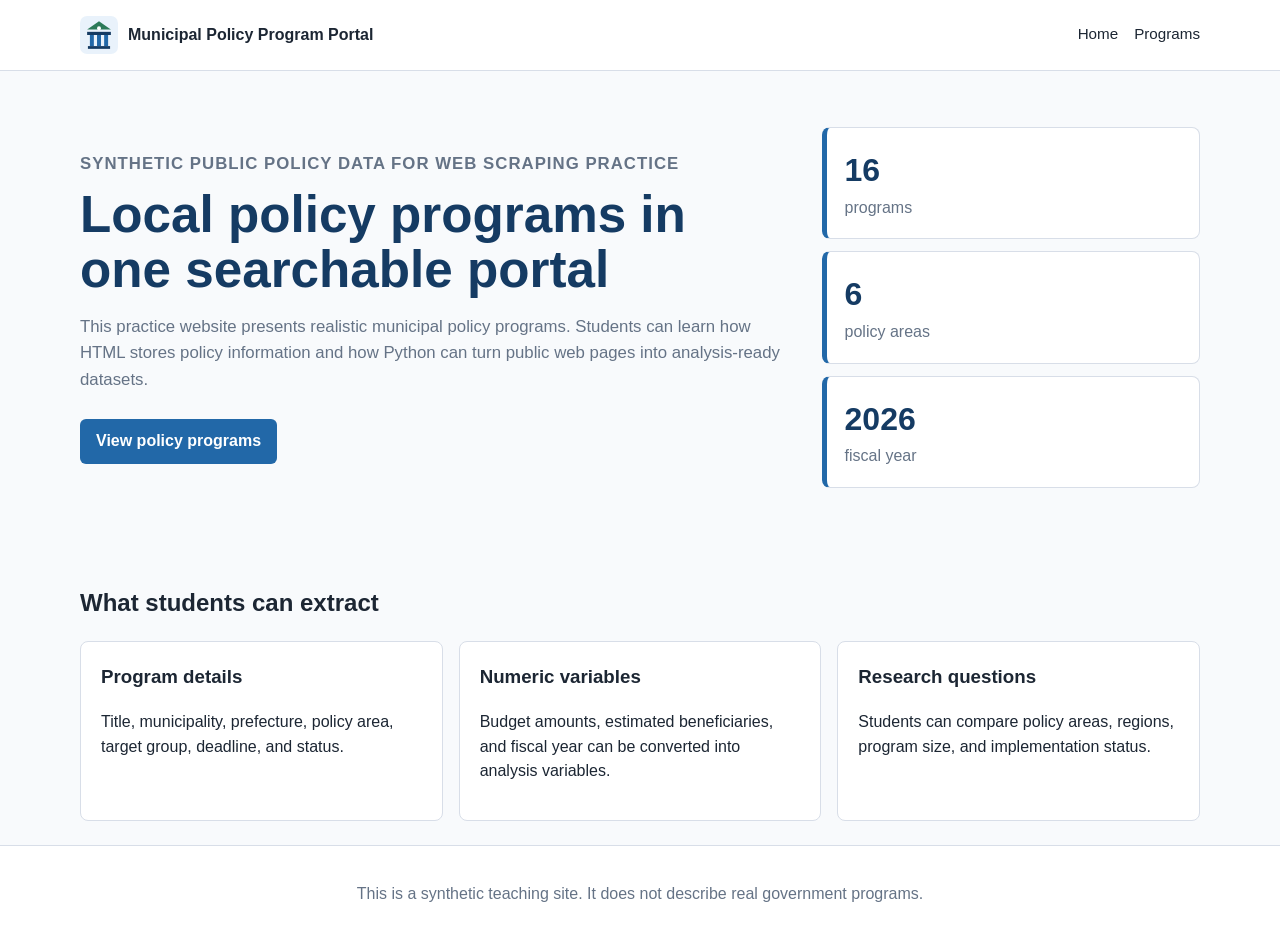
<file: lectures/04_web_scraping_1/practice_site/index.html>
<!doctype html>
<html lang="en">
<head>
  <meta charset="utf-8">
  <meta name="viewport" content="width=device-width, initial-scale=1">
  <title>Municipal Policy Program Portal</title>
  <link rel="stylesheet" href="assets/styles.css">
</head>
<body>
  <header class="site-header">
    <div class="header-inner">
      <a class="brand" href="index.html">
        <img src="assets/civic-data.svg" alt="Municipal Policy Program Portal logo">
        <span>Municipal Policy Program Portal</span>
      </a>
      <nav class="site-nav" aria-label="Main navigation">
        <a href="index.html">Home</a>
        <a href="programs.html">Programs</a>
      </nav>
    </div>
  </header>

  <main>
    <section class="hero">
      <div class="hero-text">
        <p class="eyebrow">Synthetic public policy data for web scraping practice</p>
        <h1>Local policy programs in one searchable portal</h1>
        <p>
          This practice website presents realistic municipal policy programs.
          Students can learn how HTML stores policy information and how Python
          can turn public web pages into analysis-ready datasets.
        </p>
        <a class="button" href="programs.html">View policy programs</a>
      </div>
      <div class="hero-panel" aria-label="Summary statistics">
        <div class="metric">
          <span class="metric-value">16</span>
          <span class="metric-label">programs</span>
        </div>
        <div class="metric">
          <span class="metric-value">6</span>
          <span class="metric-label">policy areas</span>
        </div>
        <div class="metric">
          <span class="metric-value">2026</span>
          <span class="metric-label">fiscal year</span>
        </div>
      </div>
    </section>

    <section class="section">
      <h2>What students can extract</h2>
      <div class="feature-grid">
        <article class="feature-card">
          <h3>Program details</h3>
          <p>Title, municipality, prefecture, policy area, target group, deadline, and status.</p>
        </article>
        <article class="feature-card">
          <h3>Numeric variables</h3>
          <p>Budget amounts, estimated beneficiaries, and fiscal year can be converted into analysis variables.</p>
        </article>
        <article class="feature-card">
          <h3>Research questions</h3>
          <p>Students can compare policy areas, regions, program size, and implementation status.</p>
        </article>
      </div>
    </section>
  </main>

  <footer class="site-footer">
    <p>This is a synthetic teaching site. It does not describe real government programs.</p>
  </footer>
</body>
</html>
</file>
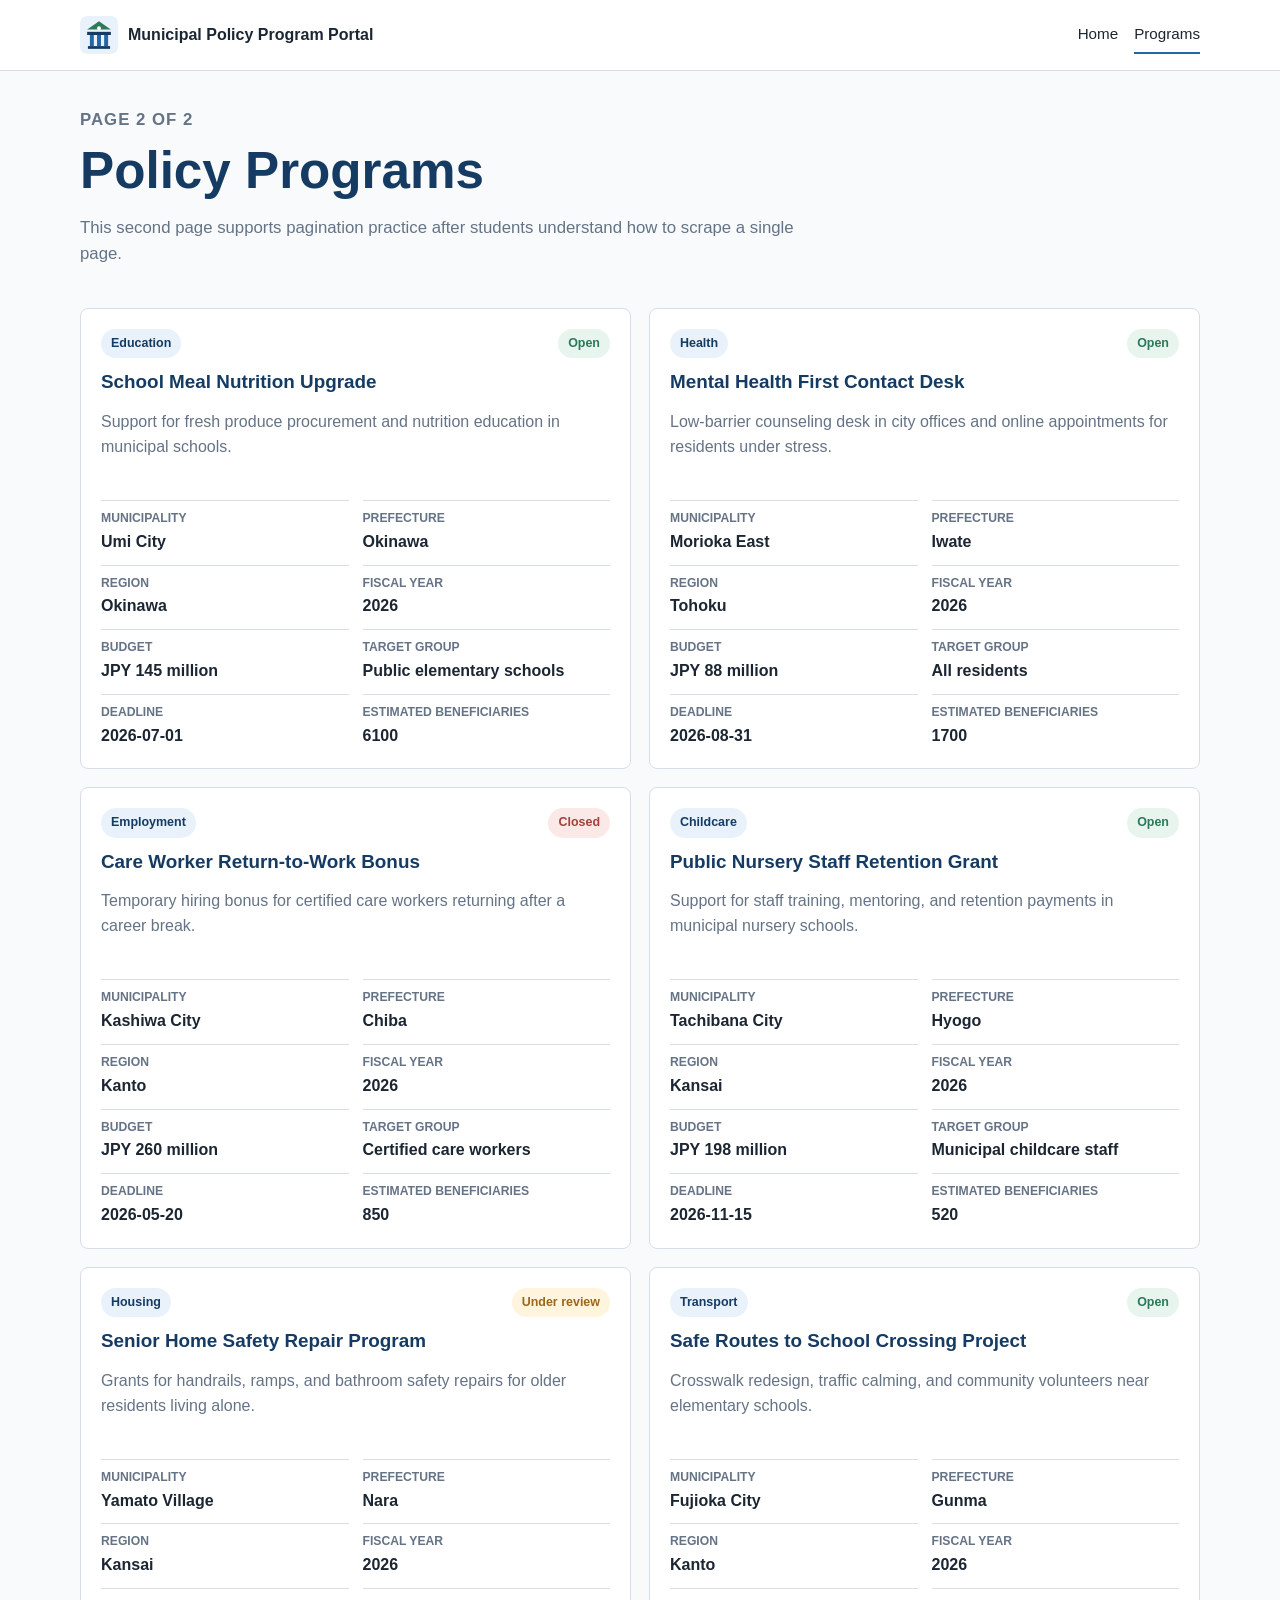
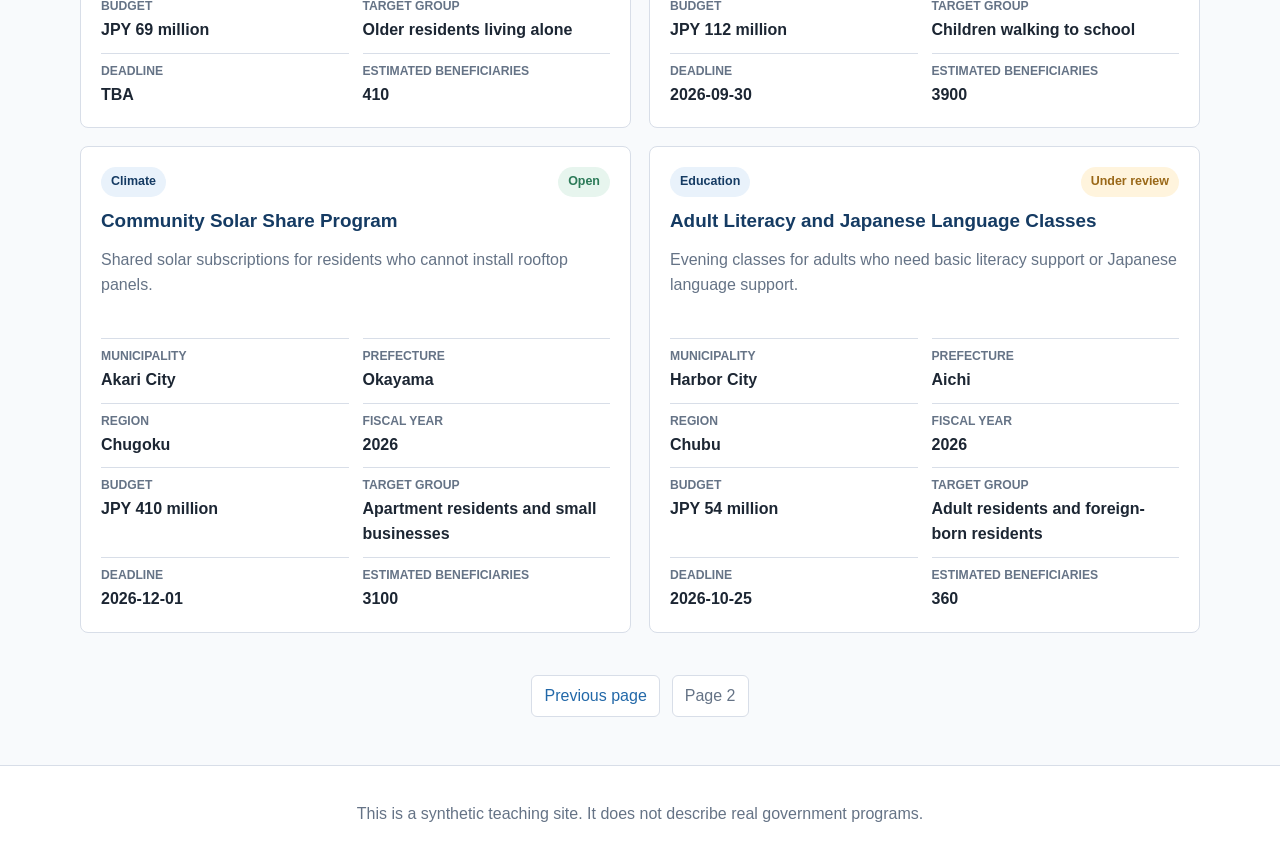
<file: lectures/04_web_scraping_1/practice_site/programs-page-2.html>
<!doctype html>
<html lang="en">
<head>
  <meta charset="utf-8">
  <meta name="viewport" content="width=device-width, initial-scale=1">
  <title>Policy Programs Page 2 - Municipal Policy Program Portal</title>
  <link rel="stylesheet" href="assets/styles.css">
</head>
<body>
  <header class="site-header">
    <div class="header-inner">
      <a class="brand" href="index.html">
        <img src="assets/civic-data.svg" alt="Municipal Policy Program Portal logo">
        <span>Municipal Policy Program Portal</span>
      </a>
      <nav class="site-nav" aria-label="Main navigation">
        <a href="index.html">Home</a>
        <a class="active" href="programs.html">Programs</a>
      </nav>
    </div>
  </header>

  <main>
    <section class="page-heading">
      <p class="eyebrow">Page 2 of 2</p>
      <h1>Policy Programs</h1>
      <p>
        This second page supports pagination practice after students understand
        how to scrape a single page.
      </p>
    </section>

    <section class="program-list" aria-label="Policy program list">
      <article class="program-card" id="program-009" data-program-id="MP-2026-009" data-policy-area="education">
        <div class="card-topline">
          <span class="policy-area">Education</span>
          <span class="status status-open">Open</span>
        </div>
        <h2 class="program-title">School Meal Nutrition Upgrade</h2>
        <p class="program-summary">Support for fresh produce procurement and nutrition education in municipal schools.</p>
        <dl class="program-details">
          <div><dt>Municipality</dt><dd class="municipality">Umi City</dd></div>
          <div><dt>Prefecture</dt><dd class="prefecture">Okinawa</dd></div>
          <div><dt>Region</dt><dd class="region">Okinawa</dd></div>
          <div><dt>Fiscal year</dt><dd class="fiscal-year">2026</dd></div>
          <div><dt>Budget</dt><dd class="budget">JPY 145 million</dd></div>
          <div><dt>Target group</dt><dd class="target-group">Public elementary schools</dd></div>
          <div><dt>Deadline</dt><dd class="deadline">2026-07-01</dd></div>
          <div><dt>Estimated beneficiaries</dt><dd class="beneficiaries">6100</dd></div>
        </dl>
      </article>

      <article class="program-card" id="program-010" data-program-id="MP-2026-010" data-policy-area="health">
        <div class="card-topline">
          <span class="policy-area">Health</span>
          <span class="status status-open">Open</span>
        </div>
        <h2 class="program-title">Mental Health First Contact Desk</h2>
        <p class="program-summary">Low-barrier counseling desk in city offices and online appointments for residents under stress.</p>
        <dl class="program-details">
          <div><dt>Municipality</dt><dd class="municipality">Morioka East</dd></div>
          <div><dt>Prefecture</dt><dd class="prefecture">Iwate</dd></div>
          <div><dt>Region</dt><dd class="region">Tohoku</dd></div>
          <div><dt>Fiscal year</dt><dd class="fiscal-year">2026</dd></div>
          <div><dt>Budget</dt><dd class="budget">JPY 88 million</dd></div>
          <div><dt>Target group</dt><dd class="target-group">All residents</dd></div>
          <div><dt>Deadline</dt><dd class="deadline">2026-08-31</dd></div>
          <div><dt>Estimated beneficiaries</dt><dd class="beneficiaries">1700</dd></div>
        </dl>
      </article>

      <article class="program-card" id="program-011" data-program-id="MP-2026-011" data-policy-area="employment">
        <div class="card-topline">
          <span class="policy-area">Employment</span>
          <span class="status status-closed">Closed</span>
        </div>
        <h2 class="program-title">Care Worker Return-to-Work Bonus</h2>
        <p class="program-summary">Temporary hiring bonus for certified care workers returning after a career break.</p>
        <dl class="program-details">
          <div><dt>Municipality</dt><dd class="municipality">Kashiwa City</dd></div>
          <div><dt>Prefecture</dt><dd class="prefecture">Chiba</dd></div>
          <div><dt>Region</dt><dd class="region">Kanto</dd></div>
          <div><dt>Fiscal year</dt><dd class="fiscal-year">2026</dd></div>
          <div><dt>Budget</dt><dd class="budget">JPY 260 million</dd></div>
          <div><dt>Target group</dt><dd class="target-group">Certified care workers</dd></div>
          <div><dt>Deadline</dt><dd class="deadline">2026-05-20</dd></div>
          <div><dt>Estimated beneficiaries</dt><dd class="beneficiaries">850</dd></div>
        </dl>
      </article>

      <article class="program-card" id="program-012" data-program-id="MP-2026-012" data-policy-area="childcare">
        <div class="card-topline">
          <span class="policy-area">Childcare</span>
          <span class="status status-open">Open</span>
        </div>
        <h2 class="program-title">Public Nursery Staff Retention Grant</h2>
        <p class="program-summary">Support for staff training, mentoring, and retention payments in municipal nursery schools.</p>
        <dl class="program-details">
          <div><dt>Municipality</dt><dd class="municipality">Tachibana City</dd></div>
          <div><dt>Prefecture</dt><dd class="prefecture">Hyogo</dd></div>
          <div><dt>Region</dt><dd class="region">Kansai</dd></div>
          <div><dt>Fiscal year</dt><dd class="fiscal-year">2026</dd></div>
          <div><dt>Budget</dt><dd class="budget">JPY 198 million</dd></div>
          <div><dt>Target group</dt><dd class="target-group">Municipal childcare staff</dd></div>
          <div><dt>Deadline</dt><dd class="deadline">2026-11-15</dd></div>
          <div><dt>Estimated beneficiaries</dt><dd class="beneficiaries">520</dd></div>
        </dl>
      </article>

      <article class="program-card" id="program-013" data-program-id="MP-2026-013" data-policy-area="housing">
        <div class="card-topline">
          <span class="policy-area">Housing</span>
          <span class="status status-review">Under review</span>
        </div>
        <h2 class="program-title">Senior Home Safety Repair Program</h2>
        <p class="program-summary">Grants for handrails, ramps, and bathroom safety repairs for older residents living alone.</p>
        <dl class="program-details">
          <div><dt>Municipality</dt><dd class="municipality">Yamato Village</dd></div>
          <div><dt>Prefecture</dt><dd class="prefecture">Nara</dd></div>
          <div><dt>Region</dt><dd class="region">Kansai</dd></div>
          <div><dt>Fiscal year</dt><dd class="fiscal-year">2026</dd></div>
          <div><dt>Budget</dt><dd class="budget">JPY 69 million</dd></div>
          <div><dt>Target group</dt><dd class="target-group">Older residents living alone</dd></div>
          <div><dt>Deadline</dt><dd class="deadline">TBA</dd></div>
          <div><dt>Estimated beneficiaries</dt><dd class="beneficiaries">410</dd></div>
        </dl>
      </article>

      <article class="program-card" id="program-014" data-program-id="MP-2026-014" data-policy-area="transport">
        <div class="card-topline">
          <span class="policy-area">Transport</span>
          <span class="status status-open">Open</span>
        </div>
        <h2 class="program-title">Safe Routes to School Crossing Project</h2>
        <p class="program-summary">Crosswalk redesign, traffic calming, and community volunteers near elementary schools.</p>
        <dl class="program-details">
          <div><dt>Municipality</dt><dd class="municipality">Fujioka City</dd></div>
          <div><dt>Prefecture</dt><dd class="prefecture">Gunma</dd></div>
          <div><dt>Region</dt><dd class="region">Kanto</dd></div>
          <div><dt>Fiscal year</dt><dd class="fiscal-year">2026</dd></div>
          <div><dt>Budget</dt><dd class="budget">JPY 112 million</dd></div>
          <div><dt>Target group</dt><dd class="target-group">Children walking to school</dd></div>
          <div><dt>Deadline</dt><dd class="deadline">2026-09-30</dd></div>
          <div><dt>Estimated beneficiaries</dt><dd class="beneficiaries">3900</dd></div>
        </dl>
      </article>

      <article class="program-card" id="program-015" data-program-id="MP-2026-015" data-policy-area="climate">
        <div class="card-topline">
          <span class="policy-area">Climate</span>
          <span class="status status-open">Open</span>
        </div>
        <h2 class="program-title">Community Solar Share Program</h2>
        <p class="program-summary">Shared solar subscriptions for residents who cannot install rooftop panels.</p>
        <dl class="program-details">
          <div><dt>Municipality</dt><dd class="municipality">Akari City</dd></div>
          <div><dt>Prefecture</dt><dd class="prefecture">Okayama</dd></div>
          <div><dt>Region</dt><dd class="region">Chugoku</dd></div>
          <div><dt>Fiscal year</dt><dd class="fiscal-year">2026</dd></div>
          <div><dt>Budget</dt><dd class="budget">JPY 410 million</dd></div>
          <div><dt>Target group</dt><dd class="target-group">Apartment residents and small businesses</dd></div>
          <div><dt>Deadline</dt><dd class="deadline">2026-12-01</dd></div>
          <div><dt>Estimated beneficiaries</dt><dd class="beneficiaries">3100</dd></div>
        </dl>
      </article>

      <article class="program-card" id="program-016" data-program-id="MP-2026-016" data-policy-area="education">
        <div class="card-topline">
          <span class="policy-area">Education</span>
          <span class="status status-review">Under review</span>
        </div>
        <h2 class="program-title">Adult Literacy and Japanese Language Classes</h2>
        <p class="program-summary">Evening classes for adults who need basic literacy support or Japanese language support.</p>
        <dl class="program-details">
          <div><dt>Municipality</dt><dd class="municipality">Harbor City</dd></div>
          <div><dt>Prefecture</dt><dd class="prefecture">Aichi</dd></div>
          <div><dt>Region</dt><dd class="region">Chubu</dd></div>
          <div><dt>Fiscal year</dt><dd class="fiscal-year">2026</dd></div>
          <div><dt>Budget</dt><dd class="budget">JPY 54 million</dd></div>
          <div><dt>Target group</dt><dd class="target-group">Adult residents and foreign-born residents</dd></div>
          <div><dt>Deadline</dt><dd class="deadline">2026-10-25</dd></div>
          <div><dt>Estimated beneficiaries</dt><dd class="beneficiaries">360</dd></div>
        </dl>
      </article>
    </section>

    <nav class="pagination" aria-label="Pagination">
      <a class="previous-page" href="programs.html">Previous page</a>
      <span class="current-page">Page 2</span>
    </nav>
  </main>

  <footer class="site-footer">
    <p>This is a synthetic teaching site. It does not describe real government programs.</p>
  </footer>
</body>
</html>
</file>
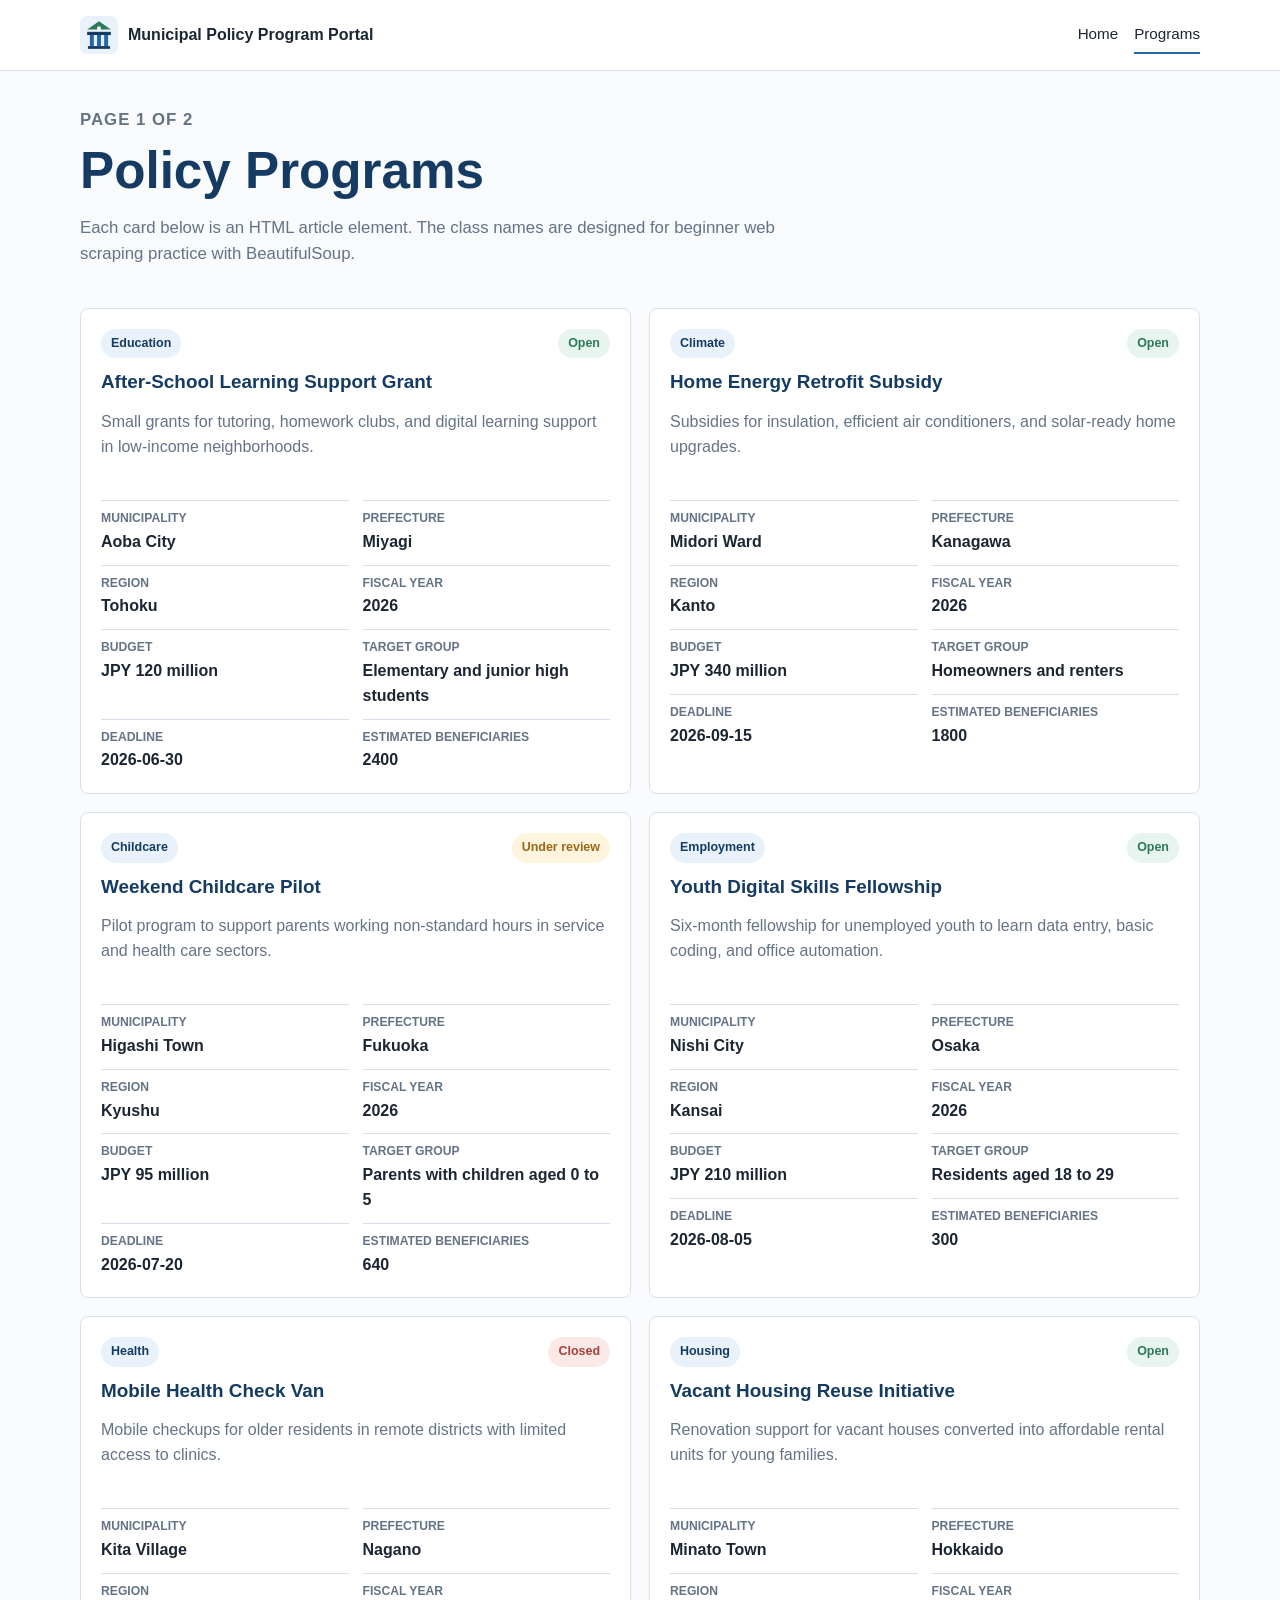
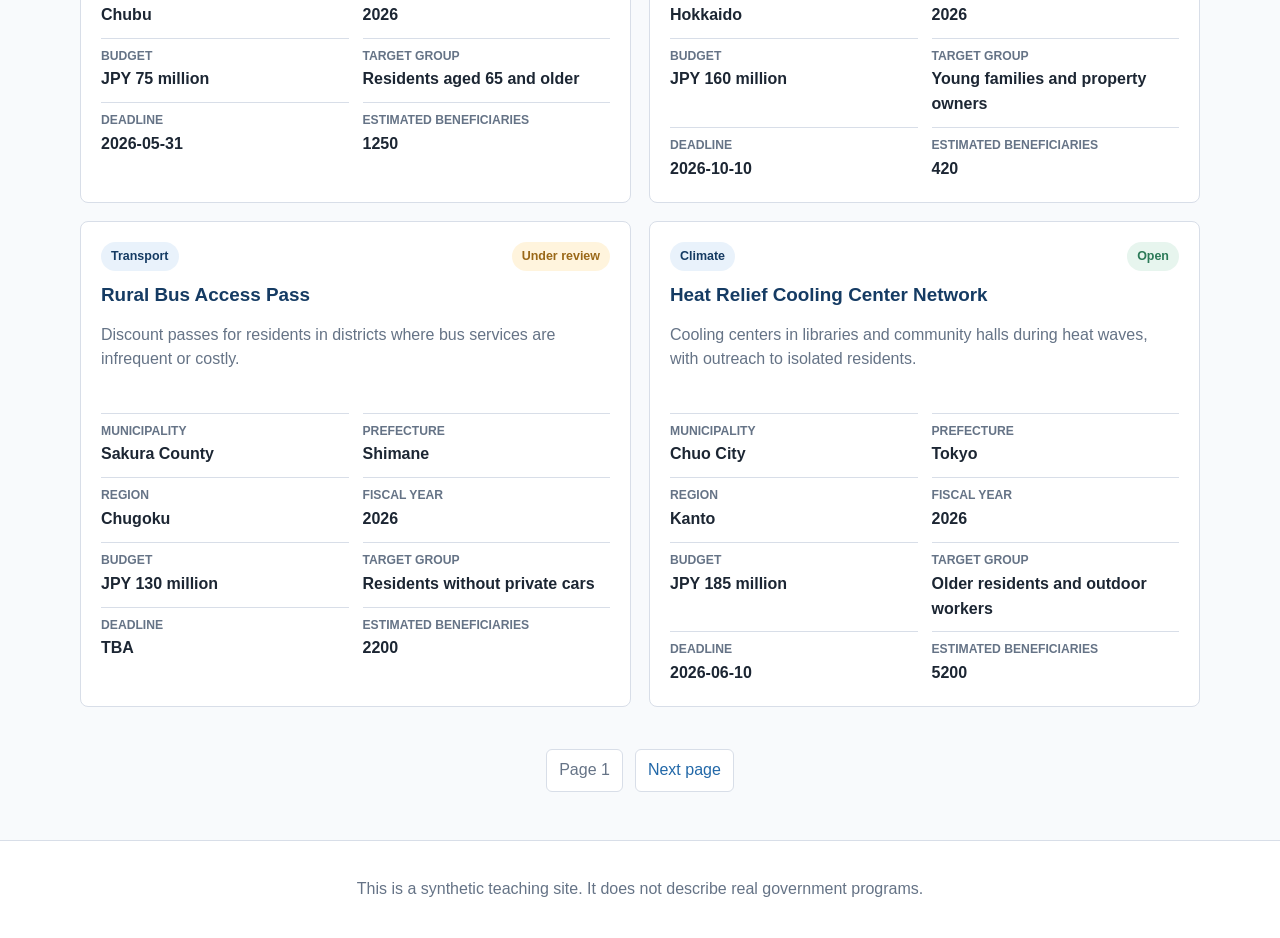
<file: lectures/04_web_scraping_1/practice_site/programs.html>
<!doctype html>
<html lang="en">
<head>
  <meta charset="utf-8">
  <meta name="viewport" content="width=device-width, initial-scale=1">
  <title>Policy Programs - Municipal Policy Program Portal</title>
  <link rel="stylesheet" href="assets/styles.css">
</head>
<body>
  <header class="site-header">
    <div class="header-inner">
      <a class="brand" href="index.html">
        <img src="assets/civic-data.svg" alt="Municipal Policy Program Portal logo">
        <span>Municipal Policy Program Portal</span>
      </a>
      <nav class="site-nav" aria-label="Main navigation">
        <a href="index.html">Home</a>
        <a class="active" href="programs.html">Programs</a>
      </nav>
    </div>
  </header>

  <main>
    <section class="page-heading">
      <p class="eyebrow">Page 1 of 2</p>
      <h1>Policy Programs</h1>
      <p>
        Each card below is an HTML article element. The class names are designed
        for beginner web scraping practice with BeautifulSoup.
      </p>
    </section>

    <section class="program-list" aria-label="Policy program list">
      <article class="program-card" id="program-001" data-program-id="MP-2026-001" data-policy-area="education">
        <div class="card-topline">
          <span class="policy-area">Education</span>
          <span class="status status-open">Open</span>
        </div>
        <h2 class="program-title">After-School Learning Support Grant</h2>
        <p class="program-summary">Small grants for tutoring, homework clubs, and digital learning support in low-income neighborhoods.</p>
        <dl class="program-details">
          <div><dt>Municipality</dt><dd class="municipality">Aoba City</dd></div>
          <div><dt>Prefecture</dt><dd class="prefecture">Miyagi</dd></div>
          <div><dt>Region</dt><dd class="region">Tohoku</dd></div>
          <div><dt>Fiscal year</dt><dd class="fiscal-year">2026</dd></div>
          <div><dt>Budget</dt><dd class="budget">JPY 120 million</dd></div>
          <div><dt>Target group</dt><dd class="target-group">Elementary and junior high students</dd></div>
          <div><dt>Deadline</dt><dd class="deadline">2026-06-30</dd></div>
          <div><dt>Estimated beneficiaries</dt><dd class="beneficiaries">2400</dd></div>
        </dl>
      </article>

      <article class="program-card" id="program-002" data-program-id="MP-2026-002" data-policy-area="climate">
        <div class="card-topline">
          <span class="policy-area">Climate</span>
          <span class="status status-open">Open</span>
        </div>
        <h2 class="program-title">Home Energy Retrofit Subsidy</h2>
        <p class="program-summary">Subsidies for insulation, efficient air conditioners, and solar-ready home upgrades.</p>
        <dl class="program-details">
          <div><dt>Municipality</dt><dd class="municipality">Midori Ward</dd></div>
          <div><dt>Prefecture</dt><dd class="prefecture">Kanagawa</dd></div>
          <div><dt>Region</dt><dd class="region">Kanto</dd></div>
          <div><dt>Fiscal year</dt><dd class="fiscal-year">2026</dd></div>
          <div><dt>Budget</dt><dd class="budget">JPY 340 million</dd></div>
          <div><dt>Target group</dt><dd class="target-group">Homeowners and renters</dd></div>
          <div><dt>Deadline</dt><dd class="deadline">2026-09-15</dd></div>
          <div><dt>Estimated beneficiaries</dt><dd class="beneficiaries">1800</dd></div>
        </dl>
      </article>

      <article class="program-card" id="program-003" data-program-id="MP-2026-003" data-policy-area="childcare">
        <div class="card-topline">
          <span class="policy-area">Childcare</span>
          <span class="status status-review">Under review</span>
        </div>
        <h2 class="program-title">Weekend Childcare Pilot</h2>
        <p class="program-summary">Pilot program to support parents working non-standard hours in service and health care sectors.</p>
        <dl class="program-details">
          <div><dt>Municipality</dt><dd class="municipality">Higashi Town</dd></div>
          <div><dt>Prefecture</dt><dd class="prefecture">Fukuoka</dd></div>
          <div><dt>Region</dt><dd class="region">Kyushu</dd></div>
          <div><dt>Fiscal year</dt><dd class="fiscal-year">2026</dd></div>
          <div><dt>Budget</dt><dd class="budget">JPY 95 million</dd></div>
          <div><dt>Target group</dt><dd class="target-group">Parents with children aged 0 to 5</dd></div>
          <div><dt>Deadline</dt><dd class="deadline">2026-07-20</dd></div>
          <div><dt>Estimated beneficiaries</dt><dd class="beneficiaries">640</dd></div>
        </dl>
      </article>

      <article class="program-card" id="program-004" data-program-id="MP-2026-004" data-policy-area="employment">
        <div class="card-topline">
          <span class="policy-area">Employment</span>
          <span class="status status-open">Open</span>
        </div>
        <h2 class="program-title">Youth Digital Skills Fellowship</h2>
        <p class="program-summary">Six-month fellowship for unemployed youth to learn data entry, basic coding, and office automation.</p>
        <dl class="program-details">
          <div><dt>Municipality</dt><dd class="municipality">Nishi City</dd></div>
          <div><dt>Prefecture</dt><dd class="prefecture">Osaka</dd></div>
          <div><dt>Region</dt><dd class="region">Kansai</dd></div>
          <div><dt>Fiscal year</dt><dd class="fiscal-year">2026</dd></div>
          <div><dt>Budget</dt><dd class="budget">JPY 210 million</dd></div>
          <div><dt>Target group</dt><dd class="target-group">Residents aged 18 to 29</dd></div>
          <div><dt>Deadline</dt><dd class="deadline">2026-08-05</dd></div>
          <div><dt>Estimated beneficiaries</dt><dd class="beneficiaries">300</dd></div>
        </dl>
      </article>

      <article class="program-card" id="program-005" data-program-id="MP-2026-005" data-policy-area="health">
        <div class="card-topline">
          <span class="policy-area">Health</span>
          <span class="status status-closed">Closed</span>
        </div>
        <h2 class="program-title">Mobile Health Check Van</h2>
        <p class="program-summary">Mobile checkups for older residents in remote districts with limited access to clinics.</p>
        <dl class="program-details">
          <div><dt>Municipality</dt><dd class="municipality">Kita Village</dd></div>
          <div><dt>Prefecture</dt><dd class="prefecture">Nagano</dd></div>
          <div><dt>Region</dt><dd class="region">Chubu</dd></div>
          <div><dt>Fiscal year</dt><dd class="fiscal-year">2026</dd></div>
          <div><dt>Budget</dt><dd class="budget">JPY 75 million</dd></div>
          <div><dt>Target group</dt><dd class="target-group">Residents aged 65 and older</dd></div>
          <div><dt>Deadline</dt><dd class="deadline">2026-05-31</dd></div>
          <div><dt>Estimated beneficiaries</dt><dd class="beneficiaries">1250</dd></div>
        </dl>
      </article>

      <article class="program-card" id="program-006" data-program-id="MP-2026-006" data-policy-area="housing">
        <div class="card-topline">
          <span class="policy-area">Housing</span>
          <span class="status status-open">Open</span>
        </div>
        <h2 class="program-title">Vacant Housing Reuse Initiative</h2>
        <p class="program-summary">Renovation support for vacant houses converted into affordable rental units for young families.</p>
        <dl class="program-details">
          <div><dt>Municipality</dt><dd class="municipality">Minato Town</dd></div>
          <div><dt>Prefecture</dt><dd class="prefecture">Hokkaido</dd></div>
          <div><dt>Region</dt><dd class="region">Hokkaido</dd></div>
          <div><dt>Fiscal year</dt><dd class="fiscal-year">2026</dd></div>
          <div><dt>Budget</dt><dd class="budget">JPY 160 million</dd></div>
          <div><dt>Target group</dt><dd class="target-group">Young families and property owners</dd></div>
          <div><dt>Deadline</dt><dd class="deadline">2026-10-10</dd></div>
          <div><dt>Estimated beneficiaries</dt><dd class="beneficiaries">420</dd></div>
        </dl>
      </article>

      <article class="program-card" id="program-007" data-program-id="MP-2026-007" data-policy-area="transport">
        <div class="card-topline">
          <span class="policy-area">Transport</span>
          <span class="status status-review">Under review</span>
        </div>
        <h2 class="program-title">Rural Bus Access Pass</h2>
        <p class="program-summary">Discount passes for residents in districts where bus services are infrequent or costly.</p>
        <dl class="program-details">
          <div><dt>Municipality</dt><dd class="municipality">Sakura County</dd></div>
          <div><dt>Prefecture</dt><dd class="prefecture">Shimane</dd></div>
          <div><dt>Region</dt><dd class="region">Chugoku</dd></div>
          <div><dt>Fiscal year</dt><dd class="fiscal-year">2026</dd></div>
          <div><dt>Budget</dt><dd class="budget">JPY 130 million</dd></div>
          <div><dt>Target group</dt><dd class="target-group">Residents without private cars</dd></div>
          <div><dt>Deadline</dt><dd class="deadline">TBA</dd></div>
          <div><dt>Estimated beneficiaries</dt><dd class="beneficiaries">2200</dd></div>
        </dl>
      </article>

      <article class="program-card" id="program-008" data-program-id="MP-2026-008" data-policy-area="climate">
        <div class="card-topline">
          <span class="policy-area">Climate</span>
          <span class="status status-open">Open</span>
        </div>
        <h2 class="program-title">Heat Relief Cooling Center Network</h2>
        <p class="program-summary">Cooling centers in libraries and community halls during heat waves, with outreach to isolated residents.</p>
        <dl class="program-details">
          <div><dt>Municipality</dt><dd class="municipality">Chuo City</dd></div>
          <div><dt>Prefecture</dt><dd class="prefecture">Tokyo</dd></div>
          <div><dt>Region</dt><dd class="region">Kanto</dd></div>
          <div><dt>Fiscal year</dt><dd class="fiscal-year">2026</dd></div>
          <div><dt>Budget</dt><dd class="budget">JPY 185 million</dd></div>
          <div><dt>Target group</dt><dd class="target-group">Older residents and outdoor workers</dd></div>
          <div><dt>Deadline</dt><dd class="deadline">2026-06-10</dd></div>
          <div><dt>Estimated beneficiaries</dt><dd class="beneficiaries">5200</dd></div>
        </dl>
      </article>
    </section>

    <nav class="pagination" aria-label="Pagination">
      <span class="current-page">Page 1</span>
      <a class="next-page" href="programs-page-2.html">Next page</a>
    </nav>
  </main>

  <footer class="site-footer">
    <p>This is a synthetic teaching site. It does not describe real government programs.</p>
  </footer>
</body>
</html>
</file>
<file: lectures/04_web_scraping_1/practice_site/assets/styles.css>
:root {
  --ink: #1c2633;
  --muted: #657386;
  --line: #d8dee8;
  --panel: #ffffff;
  --soft: #f3f6fa;
  --navy: #153b63;
  --blue: #2268a8;
  --green: #2c7a58;
  --amber: #9a6818;
  --red: #a3413a;
}

* {
  box-sizing: border-box;
}

body {
  margin: 0;
  color: var(--ink);
  background: #f8fafc;
  font-family: Arial, Helvetica, sans-serif;
  line-height: 1.55;
}

a {
  color: var(--blue);
}

.site-header {
  background: var(--panel);
  border-bottom: 1px solid var(--line);
}

.header-inner {
  width: min(1120px, calc(100% - 32px));
  margin: 0 auto;
  display: flex;
  align-items: center;
  justify-content: space-between;
  gap: 24px;
  padding: 16px 0;
}

.brand {
  display: inline-flex;
  align-items: center;
  gap: 10px;
  color: var(--ink);
  font-weight: 700;
  text-decoration: none;
}

.brand img {
  width: 38px;
  height: 38px;
}

.site-nav {
  display: flex;
  gap: 16px;
}

.site-nav a {
  color: var(--ink);
  font-size: 0.95rem;
  text-decoration: none;
  padding: 6px 0;
  border-bottom: 2px solid transparent;
}

.site-nav a.active,
.site-nav a:hover {
  border-color: var(--blue);
}

main {
  width: min(1120px, calc(100% - 32px));
  margin: 0 auto;
}

.hero {
  min-height: 430px;
  display: grid;
  grid-template-columns: minmax(0, 1.5fr) minmax(280px, 0.8fr);
  align-items: center;
  gap: 32px;
  padding: 56px 0 40px;
}

.hero h1,
.page-heading h1 {
  margin: 0;
  font-size: clamp(2rem, 4vw, 3.4rem);
  line-height: 1.08;
  color: var(--navy);
}

.hero p,
.page-heading p {
  max-width: 720px;
  color: var(--muted);
  font-size: 1.05rem;
}

.eyebrow {
  margin: 0 0 10px;
  color: var(--blue);
  font-size: 0.82rem;
  font-weight: 700;
  letter-spacing: 0.06em;
  text-transform: uppercase;
}

.button {
  display: inline-block;
  margin-top: 10px;
  color: #ffffff;
  background: var(--blue);
  border-radius: 6px;
  padding: 10px 16px;
  font-weight: 700;
  text-decoration: none;
}

.hero-panel {
  display: grid;
  gap: 12px;
}

.metric {
  background: var(--panel);
  border: 1px solid var(--line);
  border-left: 5px solid var(--blue);
  border-radius: 8px;
  padding: 18px;
}

.metric-value {
  display: block;
  font-size: 2rem;
  font-weight: 800;
  color: var(--navy);
}

.metric-label {
  color: var(--muted);
}

.section,
.page-heading {
  padding: 36px 0 24px;
}

.feature-grid {
  display: grid;
  grid-template-columns: repeat(3, minmax(0, 1fr));
  gap: 16px;
}

.feature-card,
.program-card {
  background: var(--panel);
  border: 1px solid var(--line);
  border-radius: 8px;
}

.feature-card {
  padding: 20px;
}

.feature-card h3,
.program-card h2 {
  margin-top: 0;
}

.program-list {
  display: grid;
  grid-template-columns: repeat(2, minmax(0, 1fr));
  gap: 18px;
  padding-bottom: 24px;
}

.program-card {
  padding: 20px;
}

.card-topline {
  display: flex;
  align-items: center;
  justify-content: space-between;
  gap: 12px;
  margin-bottom: 12px;
}

.policy-area,
.status {
  display: inline-flex;
  align-items: center;
  border-radius: 999px;
  padding: 5px 10px;
  font-size: 0.78rem;
  font-weight: 700;
}

.policy-area {
  color: var(--navy);
  background: #e9f2fb;
}

.status-open {
  color: var(--green);
  background: #e7f5ee;
}

.status-review {
  color: var(--amber);
  background: #fff4dd;
}

.status-closed {
  color: var(--red);
  background: #fae9e7;
}

.program-title {
  color: var(--navy);
  font-size: 1.18rem;
  line-height: 1.25;
}

.program-summary {
  color: var(--muted);
  min-height: 72px;
}

.program-details {
  display: grid;
  grid-template-columns: repeat(2, minmax(0, 1fr));
  gap: 10px 14px;
  margin: 18px 0 0;
}

.program-details div {
  border-top: 1px solid var(--line);
  padding-top: 8px;
}

.program-details dt {
  color: var(--muted);
  font-size: 0.76rem;
  font-weight: 700;
  text-transform: uppercase;
}

.program-details dd {
  margin: 2px 0 0;
  font-weight: 700;
}

.pagination {
  display: flex;
  align-items: center;
  justify-content: center;
  gap: 12px;
  padding: 18px 0 48px;
}

.pagination a,
.current-page {
  border: 1px solid var(--line);
  border-radius: 6px;
  padding: 8px 12px;
  background: var(--panel);
  text-decoration: none;
}

.current-page {
  color: var(--muted);
}

.site-footer {
  border-top: 1px solid var(--line);
  background: var(--panel);
  color: var(--muted);
  padding: 20px 16px;
  text-align: center;
}

@media (max-width: 760px) {
  .header-inner,
  .hero,
  .feature-grid,
  .program-list,
  .program-details {
    grid-template-columns: 1fr;
  }

  .header-inner {
    align-items: flex-start;
    flex-direction: column;
  }

  .program-summary {
    min-height: auto;
  }
}
</file>
